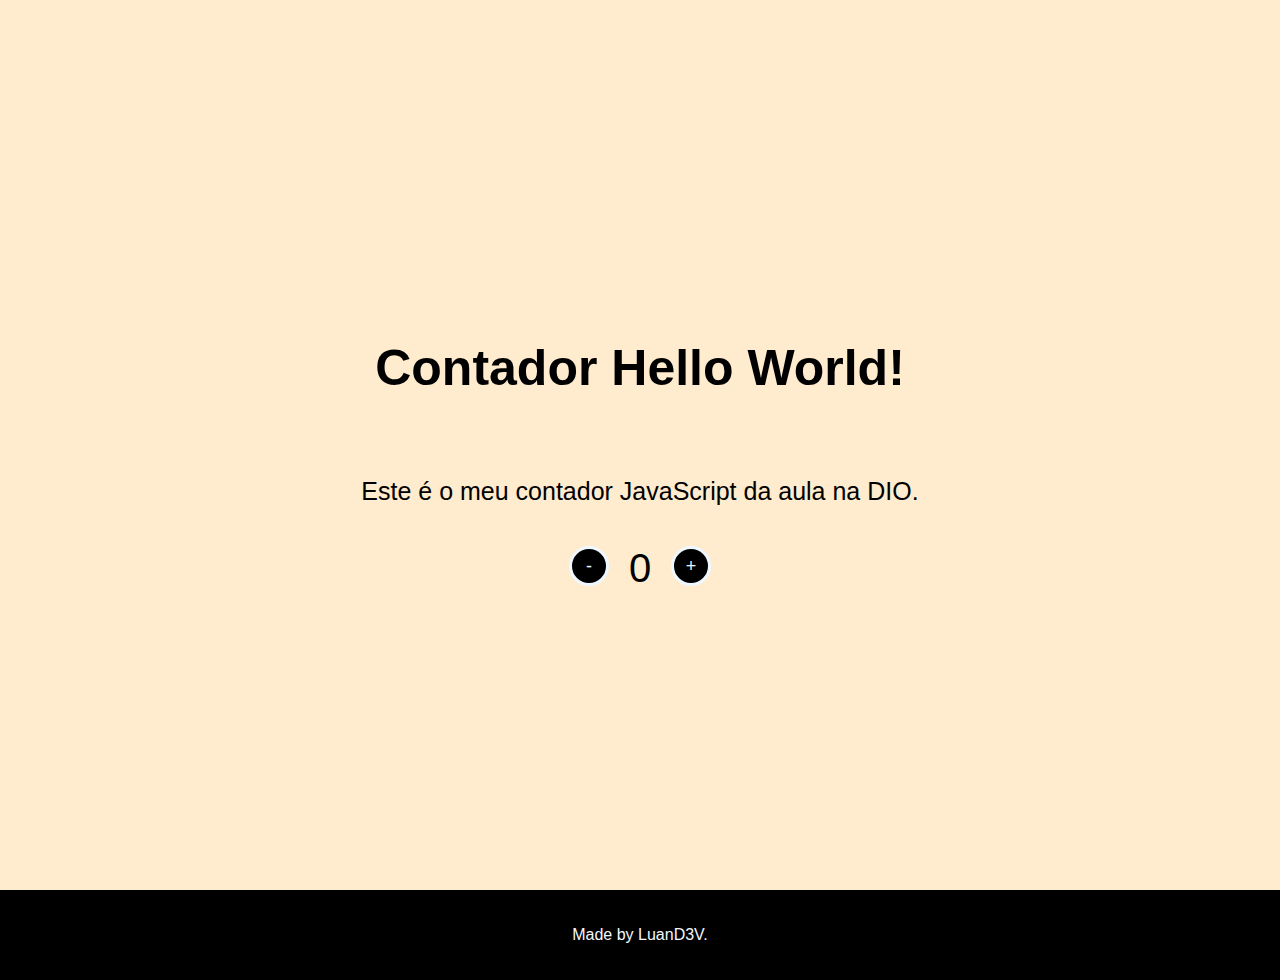
<file: contador-js/index.html>
<!DOCTYPE html>
<html lang="en">
<head>
    <meta charset="UTF-8">
    <meta http-equiv="X-UA-Compatible" content="IE=edge">
    <meta name="viewport" content="width=device-width, initial-scale=1.0">
    <link rel="stylesheet" href="assets/css/style.css">
    <title>Contador</title>
</head>
<body>
    <main>
        <h1>Contador Hello World!</h1>
        <p class="text1">Este é o meu contador JavaScript da aula na DIO.</p>
        <div class="counter">
            <button name="sub" onclick="sub()">-</button>
            <span id="number">0</span>
            <button name="add" onclick="add()">+</button>
        </div>
    </main>
    <footer>
        <p>
            Made by LuanD3V.
        </p>
    </footer>
    <script src="assets/js/script.js"></script>
</body>
</html>
</file>
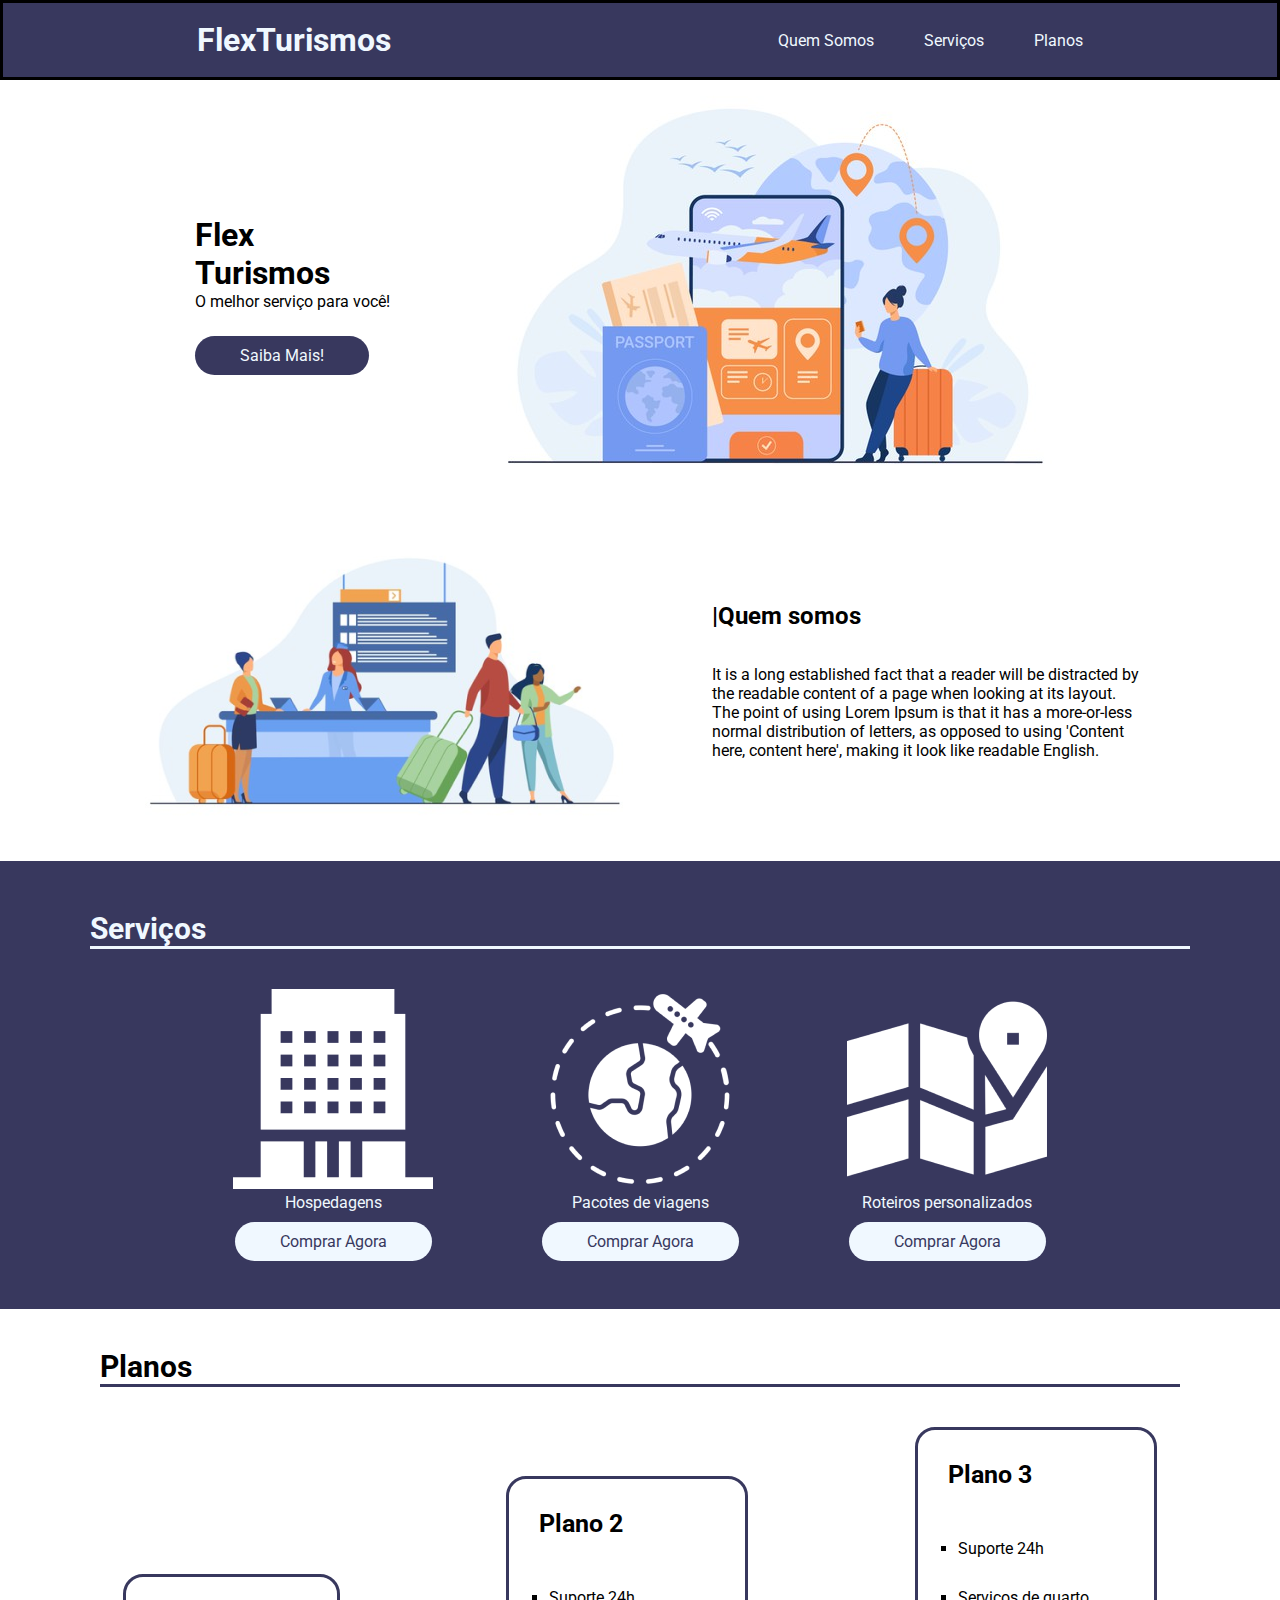
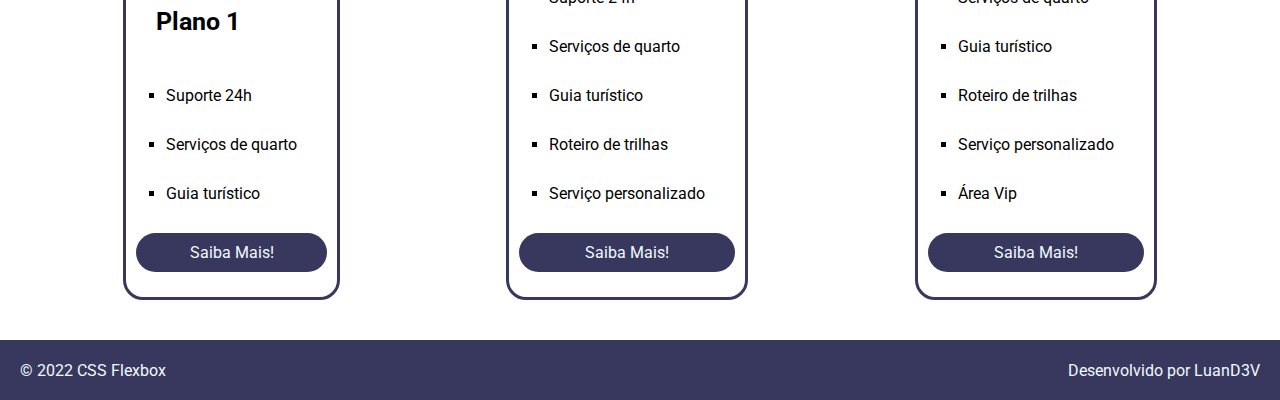
<file: flex-projeto/index.html>
<!DOCTYPE html>
<html lang="pt-br">
<head>
    <meta charset="UTF-8">
    <meta name="viewport" content="width=device-width, initial-scale=1.0">
    <title>Flex Turismos</title>
    <link rel="preconnect" href="https://fonts.googleapis.com">
    <link rel="preconnect" href="https://fonts.gstatic.com" crossorigin>
    <link href="https://fonts.googleapis.com/css2?family=Roboto:wght@300;400&display=swap" rel="stylesheet">
    <link rel="stylesheet" href="style.css">
</head>
<body>
    <header>
        <h1 class="title-1">FlexTurismos</h1>
        <ul class="nav-home">
            <li><a href="#quem-somos">Quem Somos</a></li>
            <li><a href="#servicos">Serviços</a></li>
            <li><a href="#planos">Planos</a></li>
        </ul>
    </header>

    <div class="flex-container">
        <div>
            <h1>Flex <br>Turismos</h1>
            <p>O melhor serviço para você!</p>
            <div class="button flex-content">
                <a href="">Saiba Mais!</a>
            </div>
        </div>

        <div>
            <div><img src="./images/0-main.png" alt="banner de apresentação"></div>
        </div>
    </div>

    <div class="flex-container">
        <div>
            <img src="./images/1-quem-somos.png" alt="balcão de atendimento">
        </div>

        <div>
            <h2>|Quem somos</h2>
            <p class="flex-content">It is a long established fact that a reader will be distracted by the readable content of a page when looking at its layout. </p>
            <p>The point of using Lorem Ipsum is that it has a more-or-less normal distribution of letters, as opposed to using 'Content here, content here', making it look like readable English.</p>
        </div>
    </div>

    <div class="service-container">
        <div>
            <h2>Serviços</h2>
        </div>

        <div class="flex-container">
            <div>
                <div><img src="./images/icon-2.png" alt="hospedagens"></div>
                <p>Hospedagens</p>
                <div class="button-service"><a href="#">Comprar Agora</a></div>
            </div>

            <div>
               <div><img src="./images/icon-1.png" alt="pacote de viagens"></div>
               <p>Pacotes de viagens</p>
               <div class="button-service"><a href="#">Comprar Agora</a></div>
            </div>

            <div>
                <div><img src="./images/icon-3.png" alt="roteiros personalizados"></div>
                <p>Roteiros personalizados</p>
                <div class="button-service"><a href="#">Comprar Agora</a></div>
            </div>

        </div>
    </div>

    <div class="plans">
        <div><h2>Planos</h2></div>
        <div class="plan-container">
            <div class="plan-box">
                <h3>Plano 1</h3>
                <ul>
                    <li>Suporte 24h</li>
                    <li>Serviços de quarto</li>
                    <li>Guia turístico</li>
                </ul>
                <a href="#">Saiba Mais!</a>
            </div>
            <div class="plan-box">
                <h3>Plano 2</h3>
                <ul>
                    <li>Suporte 24h</li>
                    <li>Serviços de quarto</li>
                    <li>Guia turístico</li>
                    <li>Roteiro de trilhas</li>
                    <li>Serviço personalizado</li>
                </ul>
                <a href="#">Saiba Mais!</a>
            </div>
            <div class="plan-box">
                <h3>Plano 3</h3>
                <ul>
                    <li>Suporte 24h</li>
                    <li>Serviços de quarto</li>
                    <li>Guia turístico</li>
                    <li>Roteiro de trilhas</li>
                    <li>Serviço personalizado</li>
                    <li>Área Vip</li>
                </ul>
                <a href="#">Saiba Mais!</a>
            </div>
        </div>
    </div>
    <div>
        <footer>
            <p>&copy; 2022 CSS Flexbox</p>
            <p>Desenvolvido por LuanD3V</p>
        </footer>
    </div>
</body>
</html>
</file>
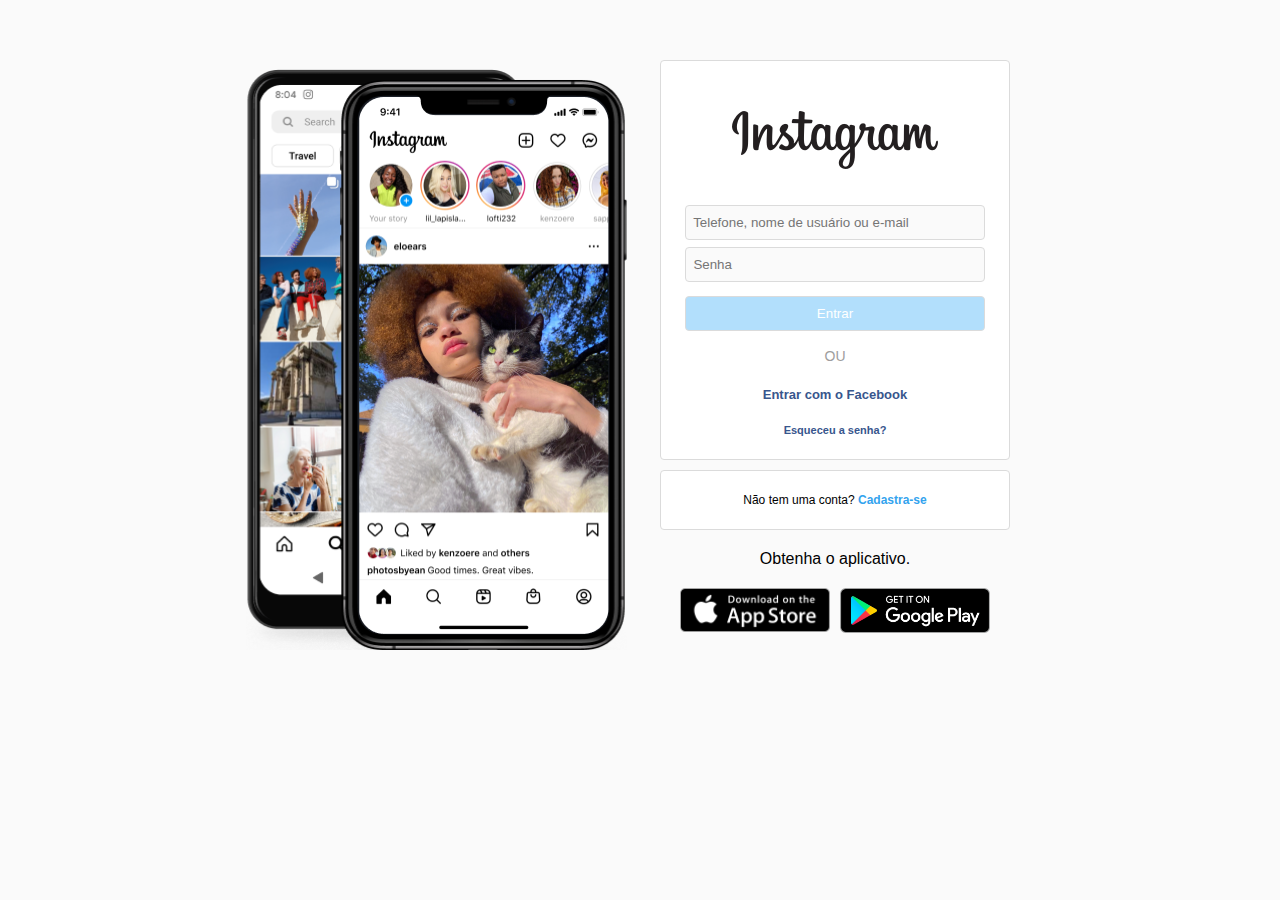
<file: instagram-projeto/index.html>
<!DOCTYPE html>
<html lang="pt-br">
<head>
    <meta charset="UTF-8">
    <meta http-equiv="X-UA-Compatible" content="IE=edge">
    <meta name="viewport" content="width=device-width, initial-scale=1.0">
    <link rel="stylesheet" href="style.css">
    <title>Instagram</title>
</head>
<body>
    <main>
        <div class="banner">
            <img src="source/img/instagram-celular.png" alt="Smartphone">
        </div>

        <div class="login">
            <div class="login-container">
                <div class="logo-instagram">
                    <img src="source/img/instagram-logo.png" alt="Instagram Logo">
                </div>
                <div class="form-container">
                    <form action="" method="get">
                        <input type="text" placeholder="  Telefone, nome de usuário ou e-mail">
                        <input type="password" placeholder="  Senha">
                    </form>
                    <button>Entrar</button>
                </div>
                <div class="login-config">
                    <p>OU</p>
                <a href="#" class="login-facebook">Entrar com o Facebook</a>
                <a href="" class="reset-password">Esqueceu a senha?</a>
                </div>
            </div>

            <div class="register">
                <p>Não tem uma conta? <a href="#">Cadastra-se</a></p>
            </div>

            <div class="text">
                <p>Obtenha o aplicativo.</p>
            </div>

            <div class="app-download">
                <a href=""><img src="source/img/apple-button.png" alt="AppStore"></a>
                <a href=""><img src="source/img/googleplay-button.png" alt="Google Play"></a>
            </div>
        </div>
    </main>
</body>
</html>
</file>
<file: contador-js/assets/css/style.css>
* {
    margin: 0;
    padding: 0;
    box-sizing: border-box;
    font-family: sans-serif;
}

body {
    background-color: blanchedalmond;
}

main{
    display: flex;
    flex-direction: column;
    justify-content: center;
    align-items: center;
    margin: 40px;
    height: 90vh;
}

h1{
    font-size: 50px;
    text-align: center;
    margin: 40px;
}

.text1{
    font-size: 25px;
    text-align: start;
    margin: 40px;
}

.counter{
    display: flex;
}
.counter span{
    font-size: 40px;
}

footer{
    display: flex;
    justify-content: center;
    align-items: center;
    background-color: black;
    color: aliceblue;
    height: 10vh;
}

button{
    margin: 0px 20px 0px 20px;
    width: 40px;
    height: 40px;
    background-color: black;
    color: aliceblue;
    border: solid aliceblue;
    border-radius: 20px;
    font-size: 18px;
}
</file>
<file: flex-projeto/style.css>
*{
    box-sizing: border-box;
    font-family: 'Roboto', sans-serif;
    text-decoration: none;
    list-style: none;
    margin: 0;
    padding: 0;
}
header{
    display: flex;
    border: solid;
    justify-content: space-around;
    align-items: center;
    background-color: rgb(56, 56, 94);
    min-height: 80px;
}
.nav-home{
    display: flex;
    justify-content: center;
    gap: 50px;
    align-items: center;
}
.nav-home li a{
    color: aliceblue;
}
header h1{
    color: aliceblue;
}
.flex-container{
    display: flex;
    justify-content: center;
    align-items: center;
    margin: auto;
    max-width: 80%;
    gap: 70px;
}
.button a{
    background-color: rgb(56, 56, 94);
    color: aliceblue;
    border-radius: 30px;
    padding: 10px 45px;
    
}
.flex-content{
    margin-top: 35px;
}
.service-container{
    background-color: rgb(56, 56, 94);
    height: 35vw;
    padding: 50px;
    color: aliceblue;
    text-align: center;
}
.service-container h2{
    text-align: left;
    font-size: 30px;
    margin: 0 40px 40px;
    border-bottom: solid aliceblue;
}
.service-container p{
    text-align: center;
}
.button-service{
    margin: 20px;
}
.button-service a{
    color: rgb(56, 56, 94);
    border-radius: 30px;
    padding: 10px 45px;
    background-color: aliceblue;
}
.plan-container{
    display: flex;
    justify-content: space-around;
    align-items: flex-end;
    margin: 40px;
}
.plan-box{
    border: solid rgb(56, 56, 94);
    border-radius: 20px;
    padding: 10px;
    display: flex;
    flex-direction: column;
}
.plans h2{
    font-size: 30px;
    margin: 40px 100px;
    border-bottom: solid rgb(56, 56, 94);
}
.plan-box h3{
    font-size: 25px;
    margin: 20px;
}
.plan-box ul li{
    margin: 30px;
    list-style: square;
}
.plan-box a{
    color: aliceblue;
    border-radius: 30px;
    padding: 10px 45px;
    background-color: rgb(56, 56, 94);
    text-align: center;
    margin-bottom: 15px;
}
footer{
    display: flex;
    background-color: rgb(56, 56, 94);
    width: 100%;
    height: 60px;
    padding: 20px;
    color: aliceblue;
    justify-content: space-between;
    align-items: center;
}
</file>
<file: instagram-projeto/style.css>
*{
    margin: 0;
    padding: 0;
    box-sizing: border-box;
    font-family: sans-serif;
}
.box{
    border: solid 1px black;
}
body{
    background-color: #FAFAFA;
}
main{
    display: flex;
    /*justify-content: center;*/
    align-items: flex-start;
    margin-top: 60px;
}
.banner{
    display: flex;
    justify-content: end;
    margin-right: 20px;
    width: 50%;
}
.banner img{
    max-height: 100%;
    margin: 0;
    padding-bottom: 100px;
}
.login{
    display: flex;
    flex-direction: column;
    max-width: 900px;
}
.login-container{
    display: flex;
    flex-direction: column;
    align-items: center;
    height: 400px;
    background-color: white;
    border: solid 1px rgb(219, 219, 219);
    border-radius: 4px;
}
.logo-instagram{
    margin: 50px 0px 25px 0px;
}
.form-container{
    display: flex;
    flex-direction: column;
}
.form-container form input{
    display: flex;
    flex-wrap: wrap;
    width: 300px;
    height: 35px;
    margin: 7px;
    background-color: #FAFAFA;
    border: solid 1px rgb(219, 219, 219);
    border-radius: 4px;
}
.form-container button{
    width: 300px;
    height: 35px;
    margin: 7px;
    background-color: #B2DFFC;
    color: white;
    border: solid 1px rgb(219, 219, 219);
    border-radius: 4px;
}
.login-config{
    display: flex;
    flex-direction: column;
    margin: 10px 0px 10px 0px;
    width: 300px;
    height: 100px;
    align-items: center;
    justify-content: space-between;
}
.login-config p{
    color: rgb(158, 157, 157);
    font-size: 14px;
}
.login-facebook{
    color: #38568D;
    text-decoration: none;
    font-weight: 600;
    font-size: 13px;
}
.reset-password{
    text-decoration: none;
    color: #38568D;
    font-size: 11px;
    font-weight: 600;
    margin-bottom: 12px;
}
.register{
    display: flex;
    align-items: center;
    justify-content: center;
    margin: 10px 0px 20px 0px;
    background-color: white;
    border: solid 1px rgb(219, 219, 219);
    min-width: 300px;
    height: 60px;
    border-radius: 4px;
    font-size: 12px;
}
.register a{
    text-decoration: none;
    color:#33a3ee;
    font-weight: 600;
}
.text p{
    text-align: center;
}
.app-download{
    display: flex;
    align-items: center;
    justify-content: center;
    margin: 20px;
    gap: 10px;
}
.app-download a img{
    width: 150px;
}
</file>
